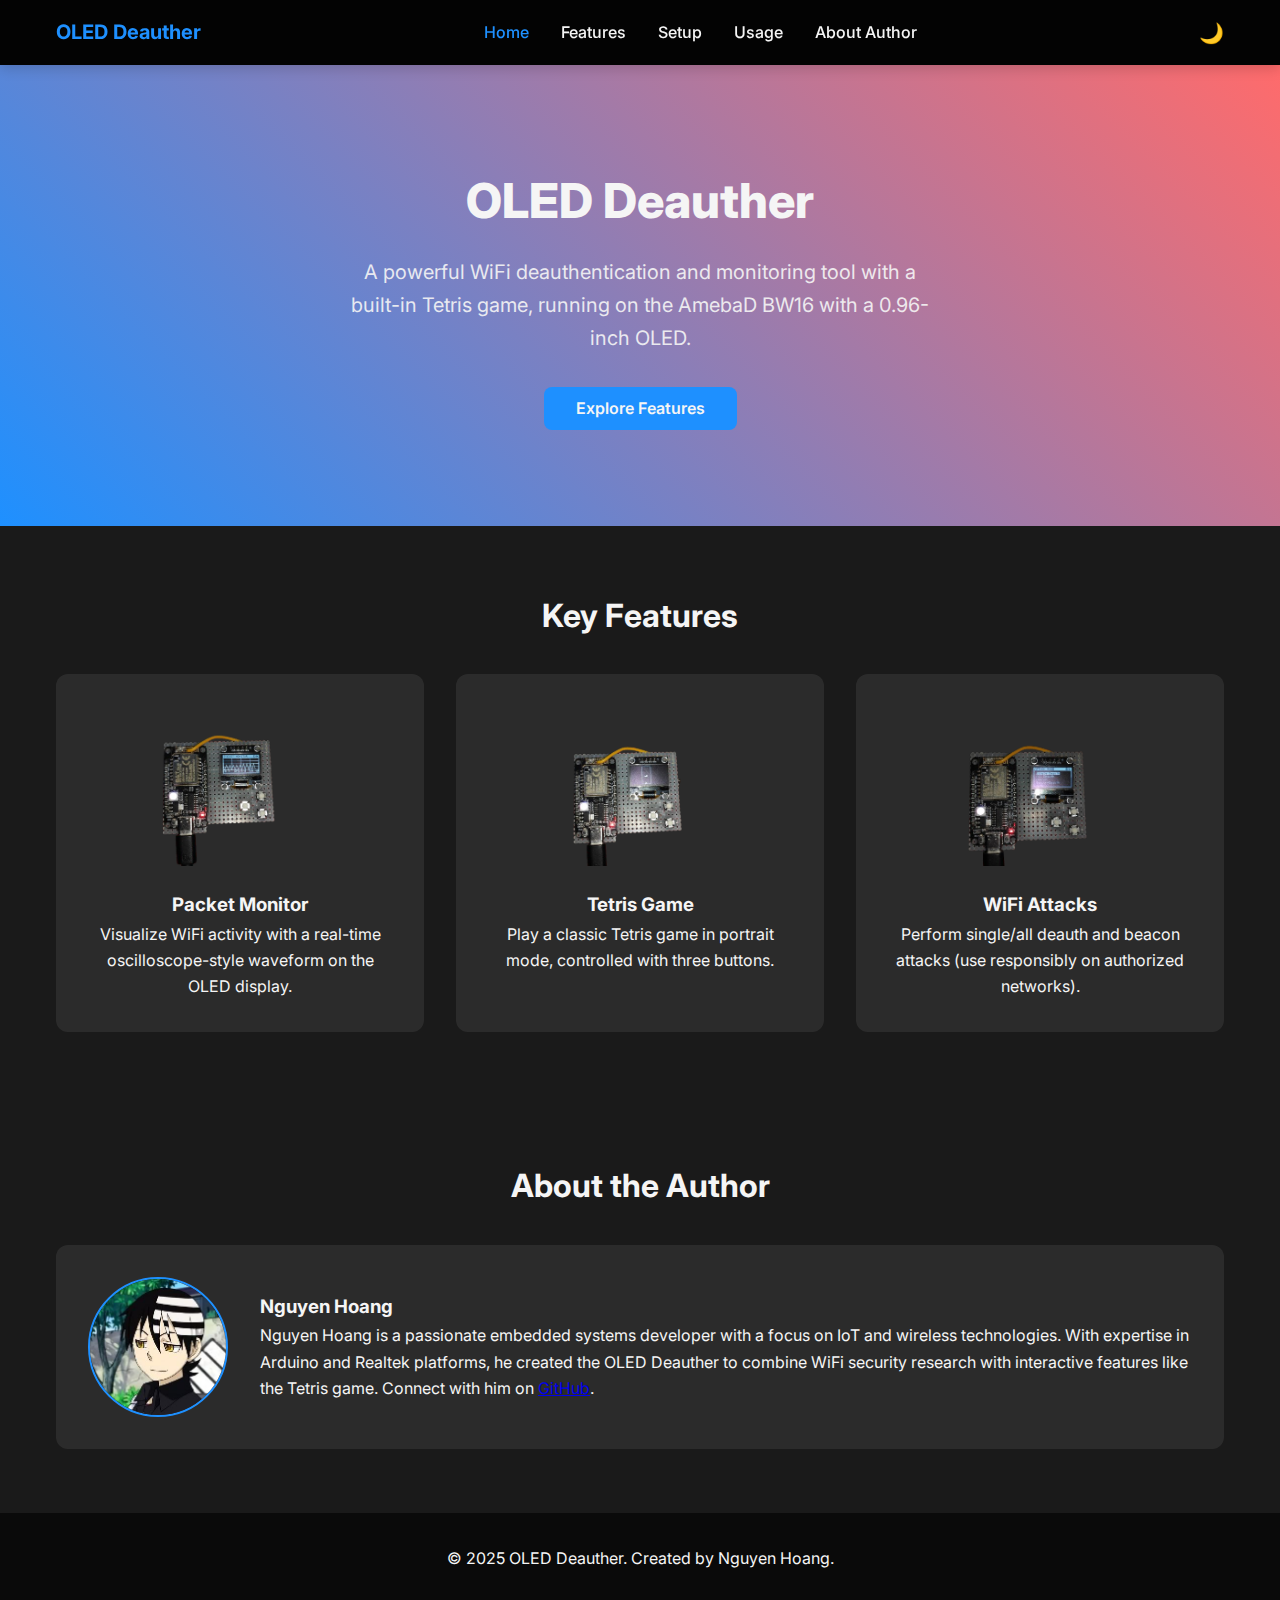
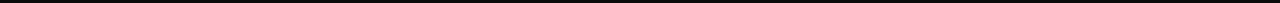
<file: index.html>
<!DOCTYPE html>
<html lang="en">
<head>
  <meta charset="UTF-8">
  <meta name="viewport" content="width=device-width, initial-scale=1.0">
  <title>OLED Deauther - Home</title>
  <link href="https://fonts.googleapis.com/css2?family=Inter:wght@400;600;700&display=swap" rel="stylesheet">
  <link rel="stylesheet" href="styles.css">
</head>
<body>
  <nav class="navbar">
    <div class="container">
      <a href="index.html" class="logo">OLED Deauther</a>
      <ul class="nav-links">
        <li><a href="index.html" class="active">Home</a></li>
        <li><a href="features.html">Features</a></li>
        <li><a href="setup.html">Setup</a></li>
        <li><a href="usage.html">Usage</a></li>
        <li><a href="#author" class="scroll-link">About Author</a></li>
      </ul>
      <button class="theme-toggle" aria-label="Toggle theme">🌙</button>
    </div>
  </nav>

  <header class="hero">
    <div class="container">
      <h1>OLED Deauther</h1>
      <p>A powerful WiFi deauthentication and monitoring tool with a built-in Tetris game, running on the AmebaD BW16 with a 0.96-inch OLED.</p>
      <a href="features.html" class="btn btn-primary">Explore Features</a>
    </div>
  </header>

  <section class="features-preview">
    <div class="container">
      <h2>Key Features</h2>
      <div class="feature-grid">
        <div class="feature-card">
          <img src="images/packet-monitor.png" alt="Packet Monitor">
          <h3>Packet Monitor</h3>
          <p>Visualize WiFi activity with a real-time oscilloscope-style waveform on the OLED display.</p>
        </div>
        <div class="feature-card">
          <img src="images/tetris.png" alt="Tetris Game">
          <h3>Tetris Game</h3>
          <p>Play a classic Tetris game in portrait mode, controlled with three buttons.</p>
        </div>
        <div class="feature-card">
          <img src="images/wifi-attack.png" alt="WiFi Attacks">
          <h3>WiFi Attacks</h3>
          <p>Perform single/all deauth and beacon attacks (use responsibly on authorized networks).</p>
        </div>
      </div>
    </div>
  </section>

  <section id="author" class="author">
    <div class="container">
      <h2>About the Author</h2>
      <div class="author-content">
        <img src="images/author.jpg" alt="Nguyen Hoang" class="author-img">
        <div>
          <h3>Nguyen Hoang</h3>
          <p>Nguyen Hoang is a passionate embedded systems developer with a focus on IoT and wireless technologies. With expertise in Arduino and Realtek platforms, he created the OLED Deauther to combine WiFi security research with interactive features like the Tetris game. Connect with him on <a href="https://github.com/concuchaba2912" target="_blank">GitHub</a>.</p>
        </div>
      </div>
    </div>
  </section>

  <footer class="footer">
    <div class="container">
      <p>&copy; 2025 OLED Deauther. Created by Nguyen Hoang.</p>
    </div>
  </footer>

  <script src="scripts.js"></script>
</body>
</html>
</file>
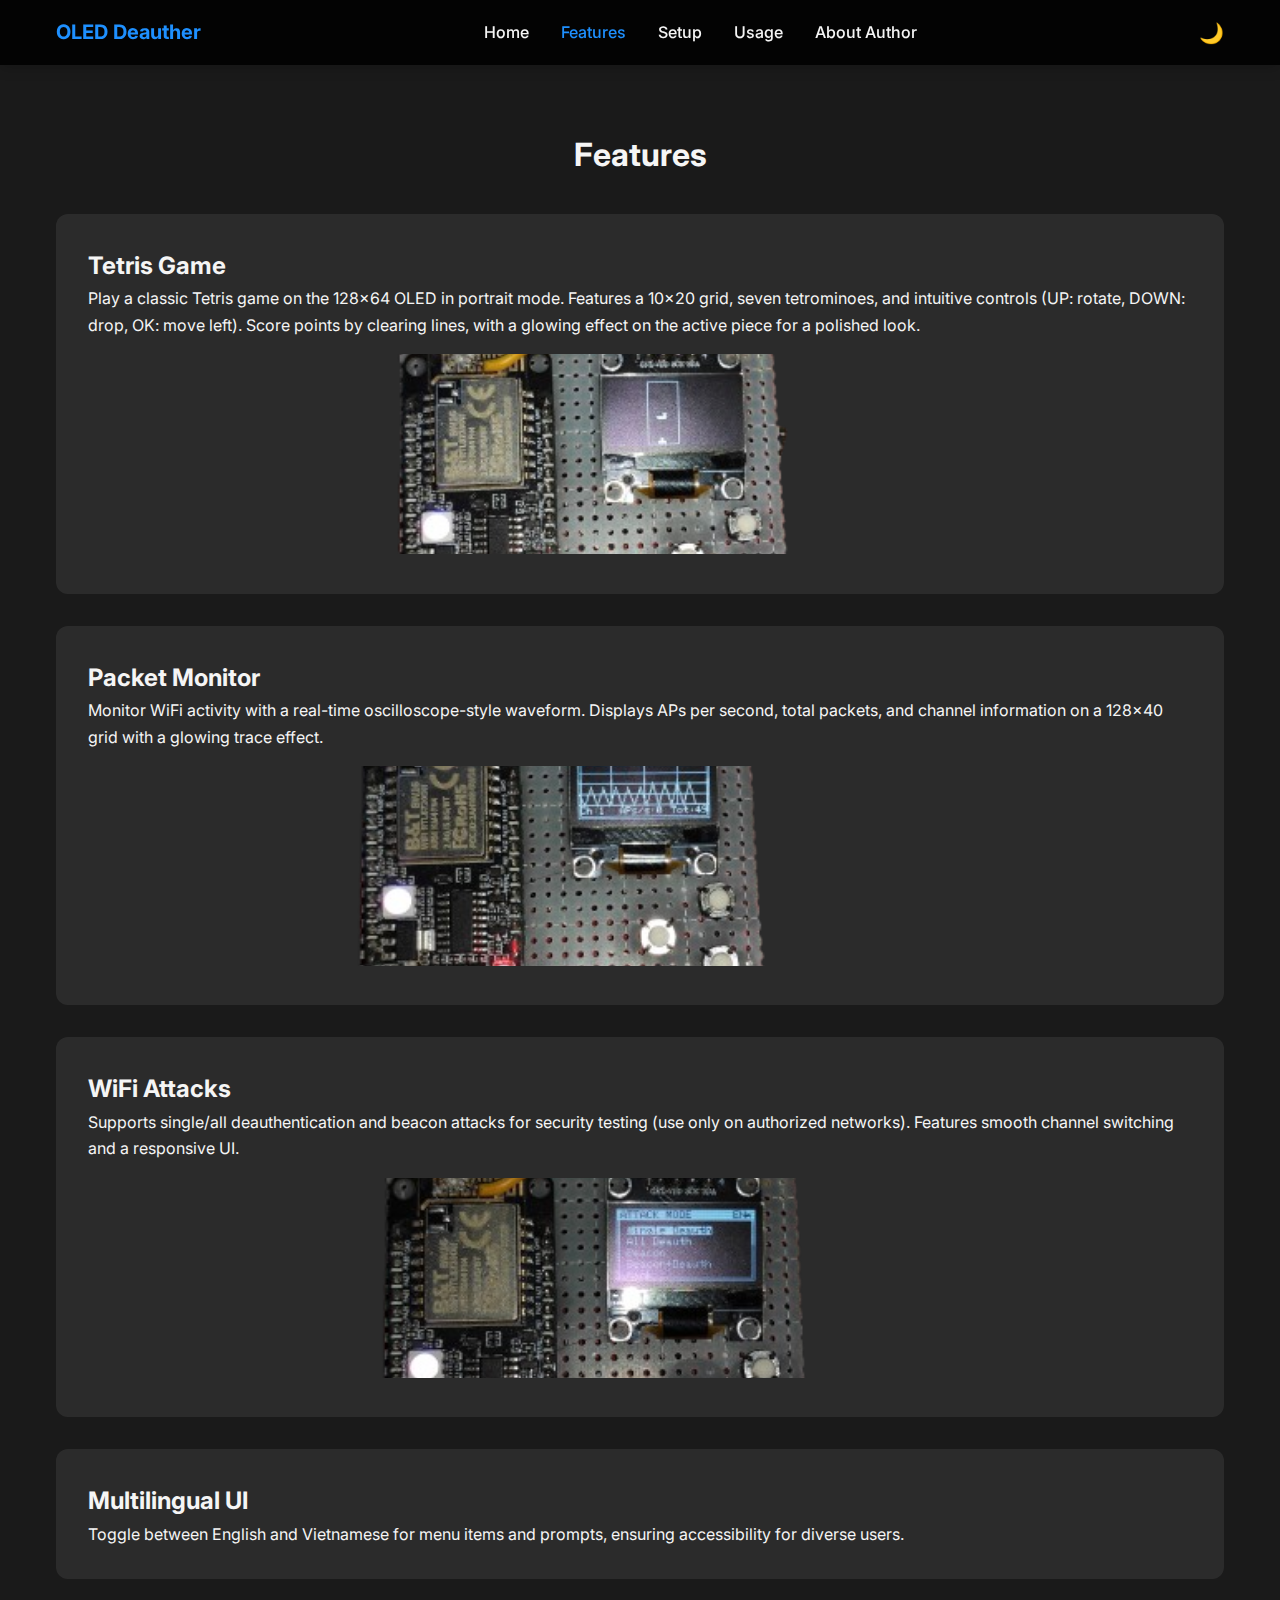
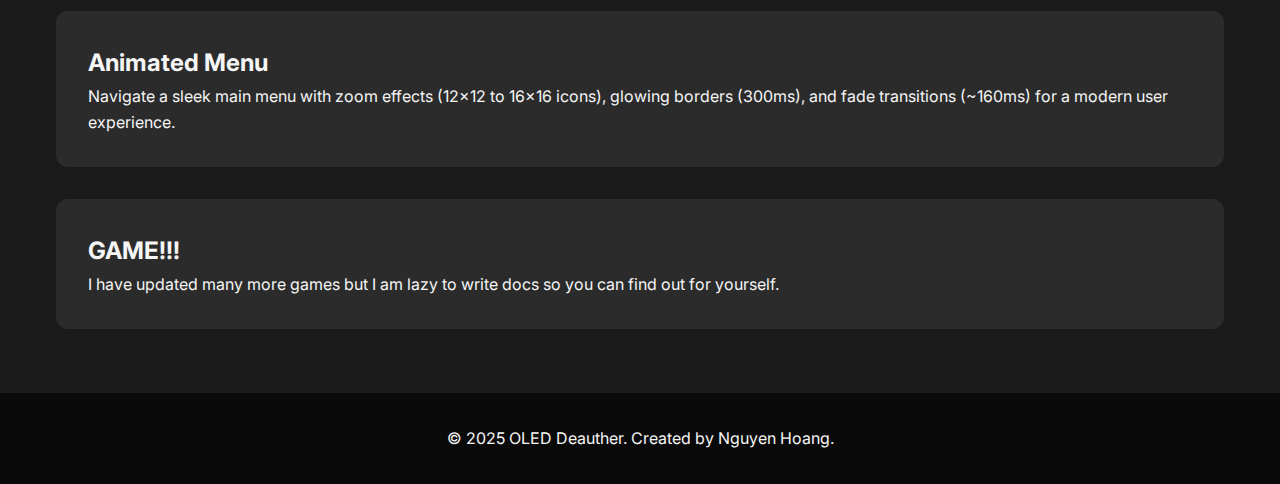
<file: features.html>
<!DOCTYPE html>
<html lang="en">
<head>
  <meta charset="UTF-8">
  <meta name="viewport" content="width=device-width, initial-scale=1.0">
  <title>OLED Deauther - Features</title>
  <link href="https://fonts.googleapis.com/css2?family=Inter:wght@400;600;700&display=swap" rel="stylesheet">
  <link rel="stylesheet" href="styles.css">
</head>
<body>
  <nav class="navbar">
    <div class="container">
      <a href="index.html" class="logo">OLED Deauther</a>
      <ul class="nav-links">
        <li><a href="index.html">Home</a></li>
        <li><a href="features.html" class="active">Features</a></li>
        <li><a href="setup.html">Setup</a></li>
        <li><a href="usage.html">Usage</a></li>
        <li><a href="index.html#author" class="scroll-link">About Author</a></li>
      </ul>
      <button class="theme-toggle" aria-label="Toggle theme">🌙</button>
    </div>
  </nav>

  <section class="features">
    <div class="container">
      <h1>Features</h1>
      <div class="feature-list">
        <div class="feature-item">
          <h2>Tetris Game</h2>
          <p>Play a classic Tetris game on the 128x64 OLED in portrait mode. Features a 10x20 grid, seven tetrominoes, and intuitive controls (UP: rotate, DOWN: drop, OK: move left). Score points by clearing lines, with a glowing effect on the active piece for a polished look.</p>
          <img src="images/tetris.png" alt="Tetris Gameplay">
        </div>
        <div class="feature-item">
          <h2>Packet Monitor</h2>
          <p>Monitor WiFi activity with a real-time oscilloscope-style waveform. Displays APs per second, total packets, and channel information on a 128x40 grid with a glowing trace effect.</p>
          <img src="images/packet-monitor.png" alt="Packet Monitor Screen">
        </div>
        <div class="feature-item">
          <h2>WiFi Attacks</h2>
          <p>Supports single/all deauthentication and beacon attacks for security testing (use only on authorized networks). Features smooth channel switching and a responsive UI.</p>
          <img src="images/wifi-attack.png" alt="Attack Screen">
        </div>
        <div class="feature-item">
          <h2>Multilingual UI</h2>
          <p>Toggle between English and Vietnamese for menu items and prompts, ensuring accessibility for diverse users.</p>
          <!--<img src="images/menu.png" alt="Menu Screen">-->
        </div>
        <div class="feature-item">
          <h2>Animated Menu</h2>
          <p>Navigate a sleek main menu with zoom effects (12x12 to 16x16 icons), glowing borders (300ms), and fade transitions (~160ms) for a modern user experience.</p>
          <!--<img src="images/main.png" alt="Main Menu">-->
        </div>
         <div class="feature-item">
          <h2>GAME!!!</h2>
          <p>I have updated many more games but I am lazy to write docs so you can find out for yourself.</p>
          <!--<img src="images/main.png" alt="Main Menu">-->
        </div>
      </div>
    </div>
  </section>

  <footer class="footer">
    <div class="container">
      <p>&copy; 2025 OLED Deauther. Created by Nguyen Hoang.</p>
    </div>
  </footer>

  <script src="scripts.js"></script>
</body>
</html>
</file>
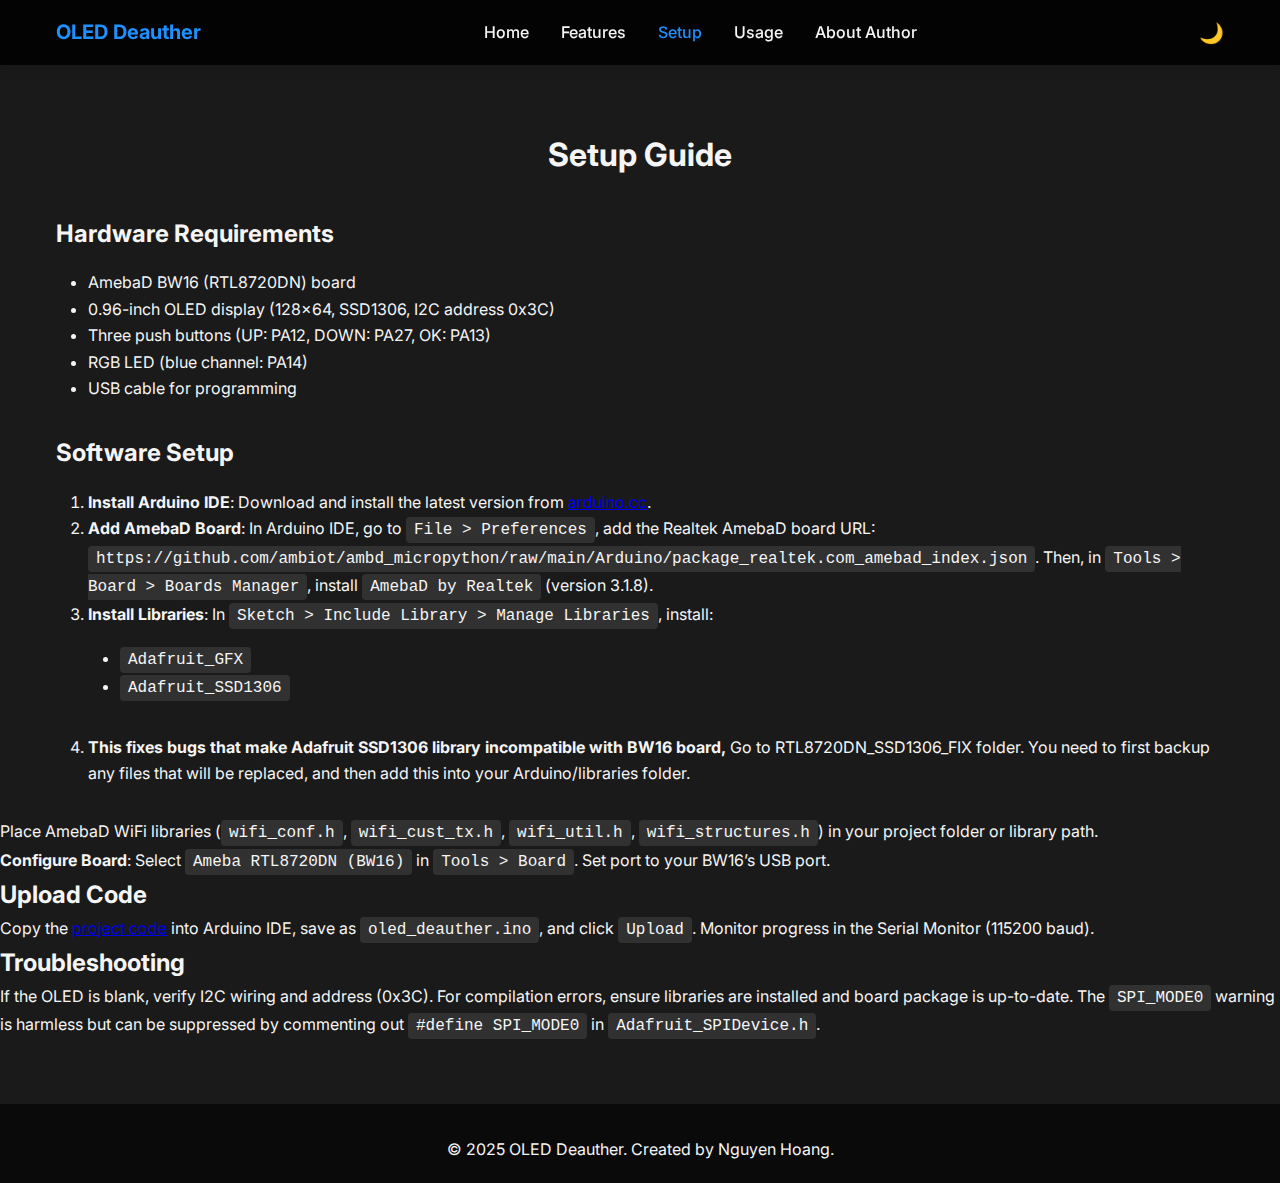
<file: setup.html>
<!DOCTYPE html>
<html lang="en">
<head>
  <meta charset="UTF-8">
  <meta name="viewport" content="width=device-width, initial-scale=1.0">
  <title>OLED Deauther - Setup</title>
  <link href="https://fonts.googleapis.com/css2?family=Inter:wght@400;600;700&display=swap" rel="stylesheet">
  <link rel="stylesheet" href="styles.css">
</head>
<body>
  <nav class="navbar">
    <div class="container">
      <a href="index.html" class="logo">OLED Deauther</a>
      <ul class="nav-links">
        <li><a href="index.html">Home</a></li>
        <li><a href="features.html">Features</a></li>
        <li><a href="setup.html" class="active">Setup</a></li>
        <li><a href="usage.html">Usage</a></li>
        <li><a href="index.html#author" class="scroll-link">About Author</a></li>
      </ul>
      <button class="theme-toggle" aria-label="Toggle theme">🌙</button>
    </div>
  </nav>

  <section class="setup">
    <div class="container">
      <h1>Setup Guide</h1>
      <h2>Hardware Requirements</h2>
      <ul>
        <li>AmebaD BW16 (RTL8720DN) board</li>
        <li>0.96-inch OLED display (128x64, SSD1306, I2C address 0x3C)</li>
        <li>Three push buttons (UP: PA12, DOWN: PA27, OK: PA13)</li>
        <li>RGB LED (blue channel: PA14)</li>
        <li>USB cable for programming</li>
      </ul>

      <h2>Software Setup</h2>
      <ol>
        <li><strong>Install Arduino IDE</strong>: Download and install the latest version from <a href="https://www.arduino.cc/en/software" target="_blank">arduino.cc</a>.</li>
        <li><strong>Add AmebaD Board</strong>: In Arduino IDE, go to <code>File > Preferences</code>, add the Realtek AmebaD board URL: <code>https://github.com/ambiot/ambd_micropython/raw/main/Arduino/package_realtek.com_amebad_index.json</code>. Then, in <code>Tools > Board > Boards Manager</code>, install <code>AmebaD by Realtek</code> (version 3.1.8).</li>
        <li><strong>Install Libraries</strong>: In <code>Sketch > Include Library > Manage Libraries</code>, install:
          <ul>
            <li><code>Adafruit_GFX</code></li>
            <li><code>Adafruit_SSD1306</code></li>
          </ul>
          <div>
            <li><strong>This fixes bugs that make Adafruit SSD1306 library incompatible with BW16 board, </strong>Go to RTL8720DN_SSD1306_FIX folder. You need to first backup any files that will be replaced, and then add this into your Arduino/libraries folder.</li>
          </div>
          Place AmebaD WiFi libraries (<code>wifi_conf.h</code>, <code>wifi_cust_tx.h</code>, <code>wifi_util.h</code>, <code>wifi_structures.h</code>) in your project folder or library path.
        </li>
        <li><strong>Configure Board</strong>: Select <code>Ameba RTL8720DN (BW16)</code> in <code>Tools > Board</code>. Set port to your BW16’s USB port.</li>
      </ol>

      <h2>Upload Code</h2>
      <p>Copy the <a href="https://github.com/nguyenhoang/oled_deauther" target="_blank">project code</a> into Arduino IDE, save as <code>oled_deauther.ino</code>, and click <code>Upload</code>. Monitor progress in the Serial Monitor (115200 baud).</p>

      <h2>Troubleshooting</h2>
      <p>If the OLED is blank, verify I2C wiring and address (0x3C). For compilation errors, ensure libraries are installed and board package is up-to-date. The <code>SPI_MODE0</code> warning is harmless but can be suppressed by commenting out <code>#define SPI_MODE0</code> in <code>Adafruit_SPIDevice.h</code>.</p>
    </div>
  </section>

  <footer class="footer">
    <div class="container">
      <p>&copy; 2025 OLED Deauther. Created by Nguyen Hoang.</p>
    </div>
  </footer>

  <script src="scripts.js"></script>
</body>
</html>
</file>
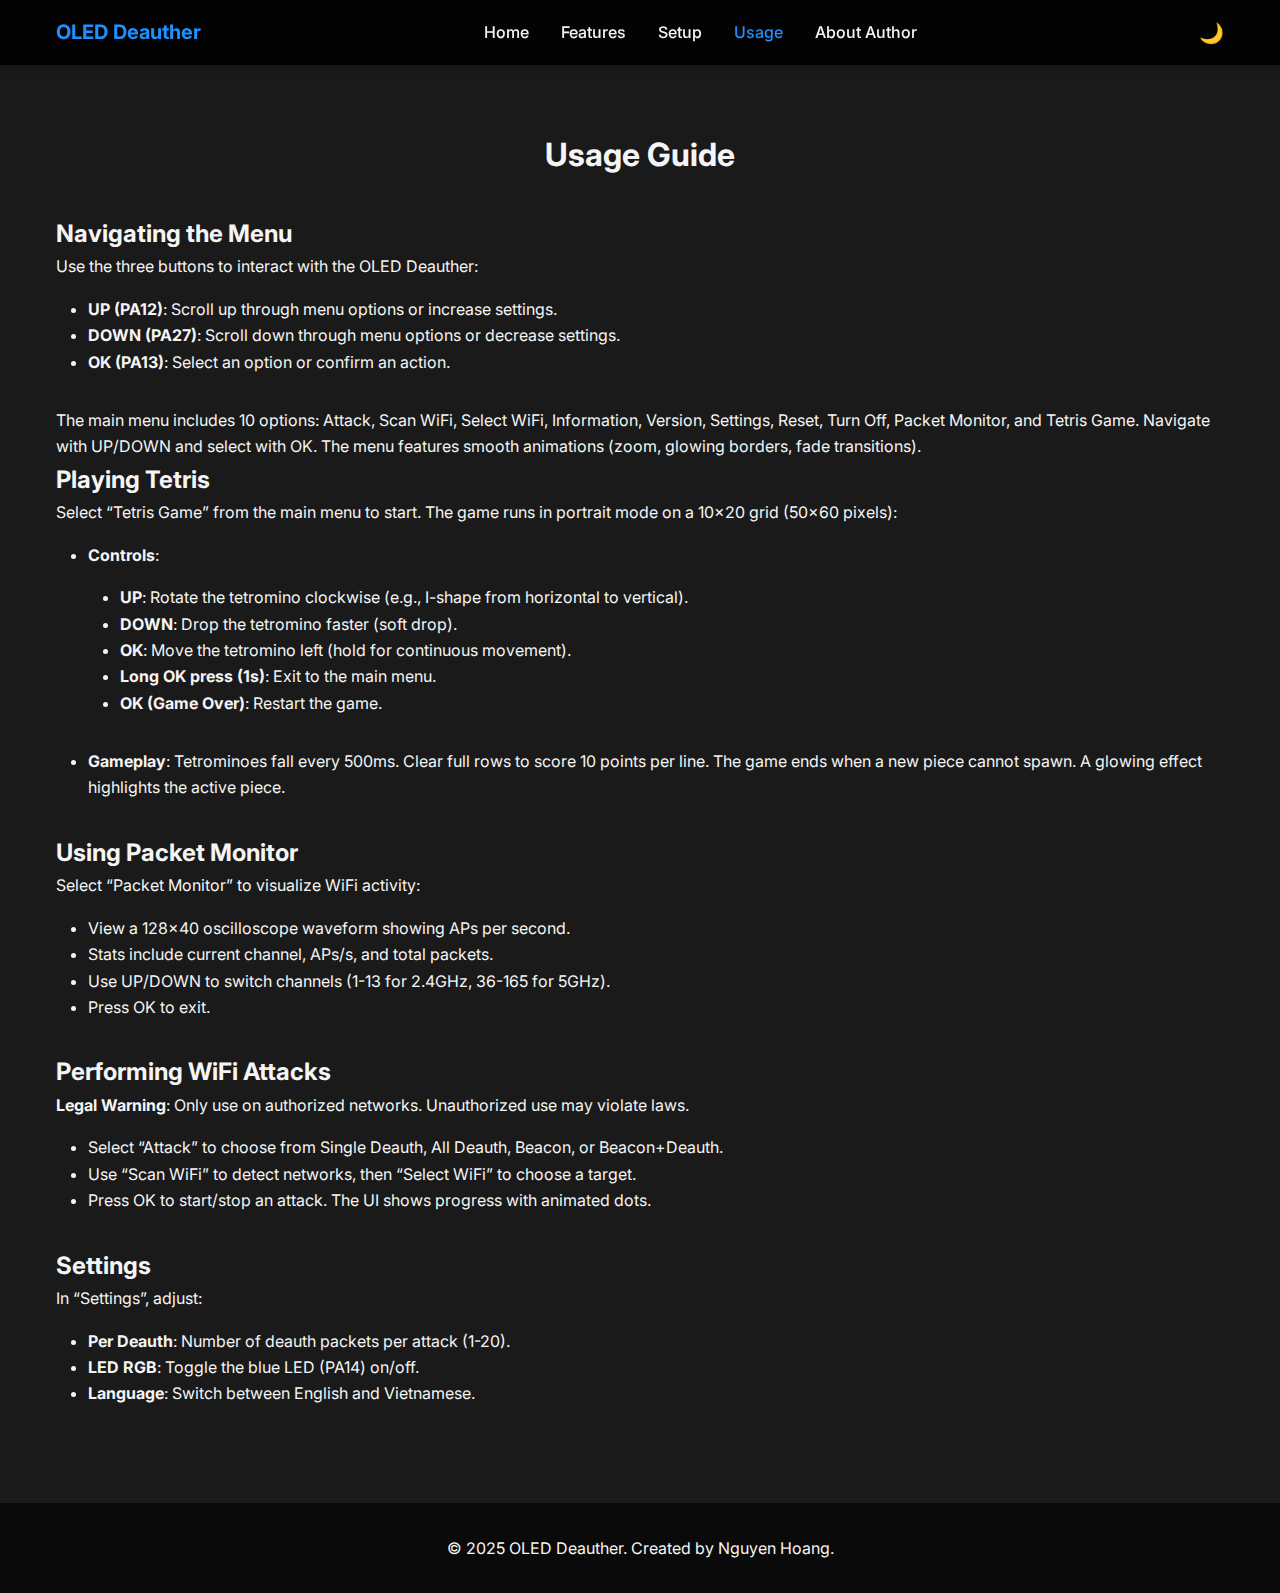
<file: usage.html>
<!DOCTYPE html>
<html lang="en">
<head>
  <meta charset="UTF-8">
  <meta name="viewport" content="width=device-width, initial-scale=1.0">
  <title>OLED Deauther - Usage</title>
  <link href="https://fonts.googleapis.com/css2?family=Inter:wght@400;600;700&display=swap" rel="stylesheet">
  <link rel="stylesheet" href="styles.css">
</head>
<body>
  <nav class="navbar">
    <div class="container">
      <a href="index.html" class="logo">OLED Deauther</a>
      <ul class="nav-links">
        <li><a href="index.html">Home</a></li>
        <li><a href="features.html">Features</a></li>
        <li><a href="setup.html">Setup</a></li>
        <li><a href="usage.html" class="active">Usage</a></li>
        <li><a href="index.html#author" class="scroll-link">About Author</a></li>
      </ul>
      <button class="theme-toggle" aria-label="Toggle theme">🌙</button>
    </div>
  </nav>

  <section class="usage">
    <div class="container">
      <h1>Usage Guide</h1>
      <h2>Navigating the Menu</h2>
      <p>Use the three buttons to interact with the OLED Deauther:</p>
      <ul>
        <li><strong>UP (PA12)</strong>: Scroll up through menu options or increase settings.</li>
        <li><strong>DOWN (PA27)</strong>: Scroll down through menu options or decrease settings.</li>
        <li><strong>OK (PA13)</strong>: Select an option or confirm an action.</li>
      </ul>
      <p>The main menu includes 10 options: Attack, Scan WiFi, Select WiFi, Information, Version, Settings, Reset, Turn Off, Packet Monitor, and Tetris Game. Navigate with UP/DOWN and select with OK. The menu features smooth animations (zoom, glowing borders, fade transitions).</p>

      <h2>Playing Tetris</h2>
      <p>Select “Tetris Game” from the main menu to start. The game runs in portrait mode on a 10x20 grid (50x60 pixels):</p>
      <ul>
        <li><strong>Controls</strong>:
          <ul>
            <li><strong>UP</strong>: Rotate the tetromino clockwise (e.g., I-shape from horizontal to vertical).</li>
            <li><strong>DOWN</strong>: Drop the tetromino faster (soft drop).</li>
            <li><strong>OK</strong>: Move the tetromino left (hold for continuous movement).</li>
            <li><strong>Long OK press (1s)</strong>: Exit to the main menu.</li>
            <li><strong>OK (Game Over)</strong>: Restart the game.</li>
          </ul>
        </li>
        <li><strong>Gameplay</strong>: Tetrominoes fall every 500ms. Clear full rows to score 10 points per line. The game ends when a new piece cannot spawn. A glowing effect highlights the active piece.</li>
      </ul>

      <h2>Using Packet Monitor</h2>
      <p>Select “Packet Monitor” to visualize WiFi activity:</p>
      <ul>
        <li>View a 128x40 oscilloscope waveform showing APs per second.</li>
        <li>Stats include current channel, APs/s, and total packets.</li>
        <li>Use UP/DOWN to switch channels (1-13 for 2.4GHz, 36-165 for 5GHz).</li>
        <li>Press OK to exit.</li>
      </ul>

      <h2>Performing WiFi Attacks</h2>
      <p><strong>Legal Warning</strong>: Only use on authorized networks. Unauthorized use may violate laws.</p>
      <ul>
        <li>Select “Attack” to choose from Single Deauth, All Deauth, Beacon, or Beacon+Deauth.</li>
        <li>Use “Scan WiFi” to detect networks, then “Select WiFi” to choose a target.</li>
        <li>Press OK to start/stop an attack. The UI shows progress with animated dots.</li>
      </ul>

      <h2>Settings</h2>
      <p>In “Settings”, adjust:</p>
      <ul>
        <li><strong>Per Deauth</strong>: Number of deauth packets per attack (1-20).</li>
        <li><strong>LED RGB</strong>: Toggle the blue LED (PA14) on/off.</li>
        <li><strong>Language</strong>: Switch between English and Vietnamese.</li>
      </ul>
    </div>
  </section>

  <footer class="footer">
    <div class="container">
      <p>&copy; 2025 OLED Deauther. Created by Nguyen Hoang.</p>
    </div>
  </footer>

  <script src="scripts.js"></script>
</body>
</html>
</file>
<file: styles.css>
/* Root Variables */
:root {
  /* Colors */
  --primary: #1e90ff;
  --secondary: #ff6b6b;
  --bg-dark: #1a1a1a;
  --bg-light: #ffffff;
  --text-dark: #f5f5f5;
  --text-light: #2d2d2d;
  --accent-gradient: linear-gradient(45deg, var(--primary), var(--secondary));
  --shadow: 0 4px 12px rgba(0, 0, 0, 0.15);
  --backdrop-blur: blur(12px);

  /* Spacing */
  --space-xs: 0.5rem;
  --space-sm: 1rem;
  --space-md: 2rem;
  --space-lg: 4rem;
  --space-xl: 6rem;

  /* Typography */
  --font-family: 'Inter', system-ui, sans-serif;
  --font-size-base: 1rem;
  --font-size-lg: 1.25rem;
  --font-size-xl: 2rem;
  --font-size-2xl: 3rem;
  --line-height: 1.65;
}

/* Global Reset */
*,
*::before,
*::after {
  margin: 0;
  padding: 0;
  box-sizing: border-box;
}

/* Base Styles */
body {
  font-family: var(--font-family);
  font-size: var(--font-size-base);
  line-height: var(--line-height);
  background: var(--bg-dark);
  color: var(--text-dark);
  transition: background 0.3s ease, color 0.3s ease;
}

body.light {
  background: var(--bg-light);
  color: var(--text-light);
}

/* Layout */
.container {
  max-width: 1200px;
  margin-inline: auto;
  padding-inline: var(--space-sm);
}

/* Navbar */
.navbar {
  position: sticky;
  top: 0;
  background: rgba(0, 0, 0, 0.85);
  backdrop-filter: var(--backdrop-blur);
  padding: var(--space-sm) 0;
  z-index: 1000;
  box-shadow: var(--shadow);
}

body.light .navbar {
  background: rgba(255, 255, 255, 0.85);
}

.navbar .container {
  display: flex;
  align-items: center;
  justify-content: space-between;
  gap: var(--space-sm);
}

.logo {
  font-size: var(--font-size-lg);
  font-weight: 700;
  color: var(--primary);
  text-decoration: none;
  transition: color 0.2s ease;
}

.logo:hover {
  color: var(--secondary);
}

.nav-links {
  display: flex;
  list-style: none;
  gap: var(--space-md);
}

.nav-links a {
  color: var(--text-dark);
  font-weight: 500;
  text-decoration: none;
  transition: color 0.2s ease;
}

body.light .nav-links a {
  color: var(--text-light);
}

.nav-links a:hover,
.nav-links a.active {
  color: var(--primary);
}

.theme-toggle {
  background: none;
  border: none;
  font-size: var(--font-size-lg);
  color: var(--text-dark);
  cursor: pointer;
  transition: color 0.2s ease;
}

body.light .theme-toggle {
  color: var(--text-light);
}

/* Hero Section */
.hero {
  text-align: center;
  padding: var(--space-xl) 0;
  background: var(--accent-gradient);
  color: var(--text-dark);
  animation: fadeIn 1s ease-out;
}

.hero h1 {
  font-size: var(--font-size-2xl);
  font-weight: 800;
  margin-bottom: var(--space-sm);
}

.hero p {
  font-size: var(--font-size-lg);
  max-width: 600px;
  margin: 0 auto var(--space-md);
  opacity: 0.9;
}

/* Buttons */
.btn {
  display: inline-block;
  padding: var(--space-xs) var(--space-md);
  border-radius: 8px;
  font-weight: 600;
  text-decoration: none;
  transition: transform 0.2s ease, box-shadow 0.2s ease;
}

.btn-primary {
  background: var(--primary);
  color: var(--text-dark);
}

.btn-primary:hover {
  transform: scale(1.05);
  box-shadow: var(--shadow);
}

/* Sections */
.features-preview,
.features,
.setup,
.usage,
.author {
  padding: var(--space-lg) 0;
}

.features-preview h2,
.features h1,
.setup h1,
.usage h1,
.author h2 {
  text-align: center;
  font-size: var(--font-size-xl);
  font-weight: 700;
  margin-bottom: var(--space-md);
}

/* Feature Grid */
.feature-grid {
  display: grid;
  grid-template-columns: repeat(auto-fit, minmax(280px, 1fr));
  gap: var(--space-md);
}

.feature-card {
  background: rgba(255, 255, 255, 0.08);
  border-radius: 12px;
  padding: var(--space-md);
  text-align: center;
  transition: transform 0.3s ease, background 0.2s ease;
}

body.light .feature-card {
  background: rgba(0, 0, 0, 0.06);
}

.feature-card:hover {
  transform: translateY(-8px);
  background: rgba(255, 255, 255, 0.12);
}

.feature-card img {
  width: 100%;
  height: 160px;
  object-fit: cover;
  border-radius: 8px;
  margin-bottom: var(--space-sm);
}

/* Feature List */
.feature-list {
  display: flex;
  flex-direction: column;
  gap: var(--space-md);
}

.feature-item {
  background: rgba(255, 255, 255, 0.08);
  border-radius: 12px;
  padding: var(--space-md);
}

body.light .feature-item {
  background: rgba(0, 0, 0, 0.06);
}

.feature-item img {
  width: 100%;
  max-height: 200px;
  object-fit: cover;
  border-radius: 8px;
  margin-top: var(--space-sm);
}

/* Setup and Usage */
.setup ul,
.usage ul {
  list-style: disc;
  margin: var(--space-sm) 0 var(--space-md) var(--space-md);
}

.setup ol {
  margin: var(--space-sm) 0 var(--space-md) var(--space-md);
}

.setup code,
.usage code {
  background: rgba(255, 255, 255, 0.1);
  padding: 0.25rem 0.5rem;
  border-radius: 4px;
  font-family: 'Fira Code', monospace;
}

/* Author Section */
.author-content {
  display: flex;
  align-items: center;
  gap: var(--space-md);
  background: rgba(255, 255, 255, 0.08);
  border-radius: 12px;
  padding: var(--space-md);
}

body.light .author-content {
  background: rgba(0, 0, 0, 0.06);
}

.author-img {
  width: 140px;
  height: 140px;
  border-radius: 50%;
  object-fit: cover;
  border: 2px solid var(--primary);
}

/* Footer */
.footer {
  text-align: center;
  padding: var(--space-md) 0;
  background: rgba(0, 0, 0, 0.6);
}

body.light .footer {
  background: rgba(0, 0, 0, 0.08);
}

/* Animations */
@keyframes fadeIn {
  from {
    opacity: 0;
    transform: translateY(20px);
  }
  to {
    opacity: 1;
    transform: translateY(0);
  }
}

/* Responsive Design */
@media (max-width: 768px) {
  .navbar .container {
    flex-direction: column;
    gap: var(--space-sm);
  }

  .nav-links {
    flex-direction: column;
    align-items: center;
    gap: var(--space-sm);
  }

  .hero h1 {
    font-size: var(--font-size-xl);
  }

  .hero p {
    font-size: var(--font-size-base);
  }

  .author-content {
    flex-direction: column;
    text-align: center;
  }
}

@media (max-width: 480px) {
  .container {
    padding-inline: var(--space-xs);
  }

  .hero {
    padding: var(--space-lg) 0;
  }

  .feature-card img {
    height: 120px;
  }
}
</file>
